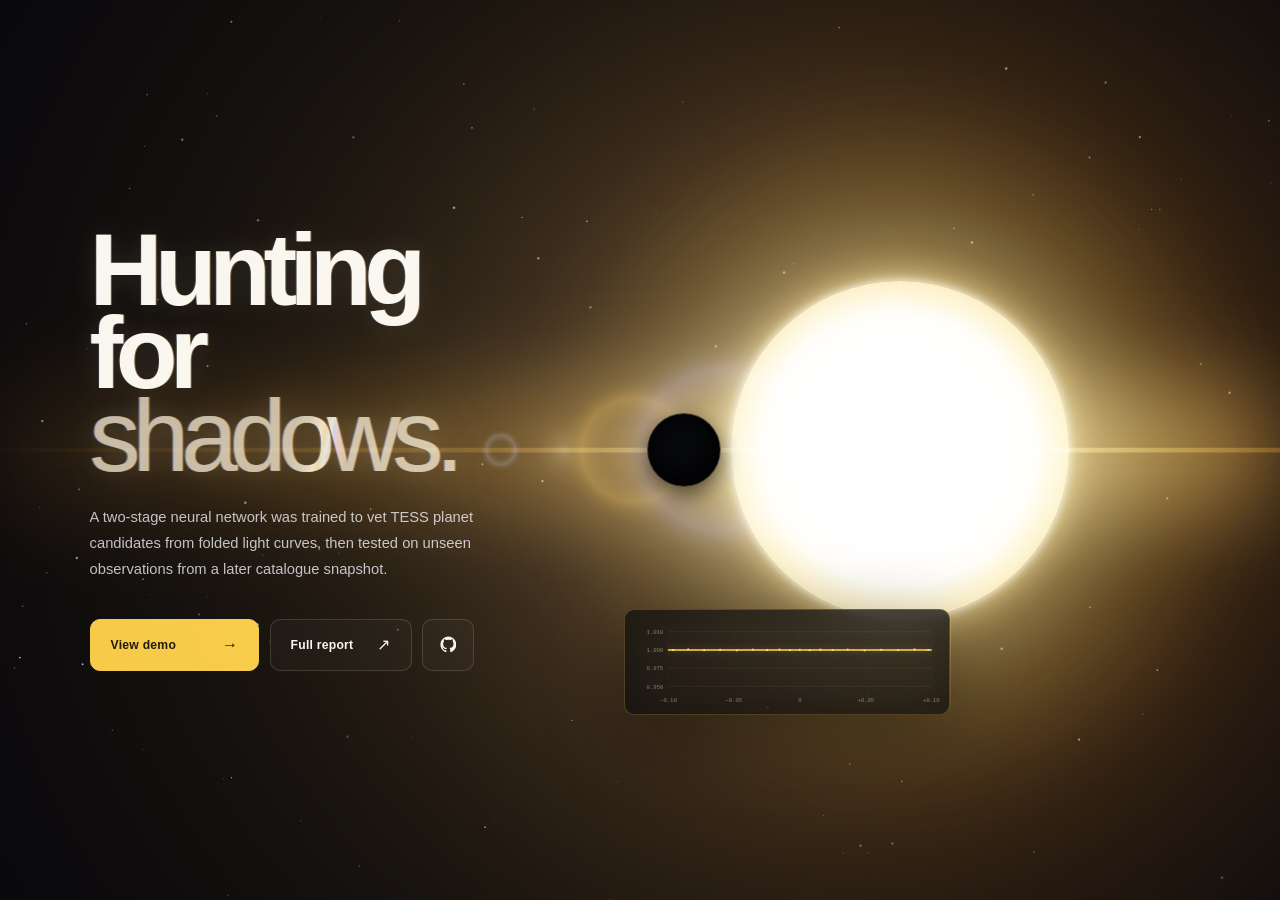
<file: public/index.html>
<!doctype html>
<html lang="en">
  <head>
    <meta charset="UTF-8" />
    <meta name="viewport" content="width=device-width, initial-scale=1.0" />
    <meta name="description" content="Transit Hunter: an interactive TESS candidate-vetting experiment." />
    <meta property="og:type" content="website" />
    <meta property="og:title" content="Transit Hunter | Hunting for shadows" />
    <meta property="og:description" content="An interactive experiment for vetting TESS planet candidates from folded light curves." />
    <meta property="og:image" content="https://raw.githubusercontent.com/aidan-elliot/transit-hunter/main/public/assets/transit-hunter-social.png" />
    <meta property="og:image:secure_url" content="https://raw.githubusercontent.com/aidan-elliot/transit-hunter/main/public/assets/transit-hunter-social.png" />
    <meta property="og:image:type" content="image/png" />
    <meta property="og:image:width" content="2404" />
    <meta property="og:image:height" content="1547" />
    <meta property="og:image:alt" content="Transit Hunter homepage showing a dark planet crossing a bright star." />
    <meta name="twitter:card" content="summary_large_image" />
    <meta name="twitter:title" content="Transit Hunter | Hunting for shadows" />
    <meta name="twitter:description" content="An interactive experiment for vetting TESS planet candidates from folded light curves." />
    <meta name="twitter:image" content="https://raw.githubusercontent.com/aidan-elliot/transit-hunter/main/public/assets/transit-hunter-social.png" />
    <meta name="twitter:image:alt" content="Transit Hunter homepage showing a dark planet crossing a bright star." />
    <meta name="theme-color" content="#07080c" />
    <title>Transit Hunter | TESS candidate vetting</title>
    <link rel="stylesheet" href="./styles.css" />
  </head>
  <body>
    <canvas id="starfield" aria-hidden="true"></canvas>

    <main class="experience">
      <section class="screen home-screen is-active" id="home-screen" aria-labelledby="home-title">
        <canvas class="lens-flare-canvas" id="lens-flare-canvas" aria-hidden="true"></canvas>
        <div class="home-hero">
          <div class="home-copy">
            <h1 id="home-title">Hunting for<br /><span>shadows.</span></h1>
            <p class="home-description">
              A two-stage neural network was trained to vet TESS planet candidates from folded light curves, then tested on unseen observations from a later catalogue snapshot.
            </p>

            <div class="home-actions" aria-label="Project links">
              <button class="action-button primary-action" id="view-demo" type="button">
                <span>View demo</span>
                <span class="button-icon" aria-hidden="true">&#8594;</span>
              </button>
              <a class="action-button" href="./assets/transit-hunter-full-report.pdf" target="_blank" rel="noreferrer">
                <span>Full report</span>
                <span class="button-icon external-icon" aria-hidden="true">&#8599;</span>
              </a>
              <a class="action-button icon-action" href="https://github.com/aidan-elliot/transit-hunter" target="_blank" rel="noreferrer" aria-label="Open the GitHub repository">
                <svg viewBox="0 0 24 24" aria-hidden="true"><path d="M12 .7a11.5 11.5 0 0 0-3.6 22.4c.6.1.8-.3.8-.6v-2.2c-3.4.7-4.1-1.4-4.1-1.4-.5-1.4-1.3-1.8-1.3-1.8-1.1-.7.1-.7.1-.7 1.2.1 1.8 1.2 1.8 1.2 1.1 1.8 2.8 1.3 3.5 1 .1-.8.4-1.3.8-1.6-2.7-.3-5.5-1.3-5.5-6a4.7 4.7 0 0 1 1.2-3.2 4.4 4.4 0 0 1 .1-3.2s1-.3 3.2 1.2a11 11 0 0 1 5.9 0C17.1 4.3 18 4.6 18 4.6a4.4 4.4 0 0 1 .1 3.2 4.7 4.7 0 0 1 1.2 3.2c0 4.7-2.8 5.7-5.5 6 .4.4.8 1.1.8 2.2v3.3c0 .3.2.7.8.6A11.5 11.5 0 0 0 12 .7Z"/></svg>
              </a>
            </div>
          </div>

          <div class="hero-visual" aria-label="Animated illustration of a dark planet crossing a distant star">
            <div class="stellar-light" aria-hidden="true">
              <div class="stellar-corona"></div>
              <div class="star">
                <span class="star-surface"></span>
              </div>
            </div>
            <div class="planet" id="transit-planet" aria-hidden="true"></div>
            <div class="signal-card" aria-label="Relative flux measurement synchronized with the transit">
              <svg class="flux-curve" viewBox="0 0 400 118" role="img" aria-labelledby="flux-title">
                <title id="flux-title">Relative starlight dips as the planet passes in front of the star</title>
                <g class="flux-grid" aria-hidden="true">
                  <path d="M44 18H390 M44 42H390 M44 66H390 M44 90H390" />
                  <path d="M44 18V96 M130 18V96 M217 18V96 M304 18V96 M390 18V96" />
                </g>
                <g class="flux-ticks" aria-hidden="true">
                  <text x="37" y="21" text-anchor="end">1.010</text>
                  <text x="37" y="45" text-anchor="end">1.000</text>
                  <text x="37" y="69" text-anchor="end">0.975</text>
                  <text x="37" y="93" text-anchor="end">0.950</text>
                  <text x="44" y="111" text-anchor="middle">−0.10</text>
                  <text x="130" y="111" text-anchor="middle">−0.05</text>
                  <text x="217" y="111" text-anchor="middle">0</text>
                  <text x="304" y="111" text-anchor="middle">+0.05</text>
                  <text x="390" y="111" text-anchor="middle">+0.10</text>
                </g>
                <path class="flux-baseline" d="M44 42 H390" />
                <path class="flux-line" id="flux-line" d="M44 42 C110 42 148 42 177 42 C195 42 202 42 217 42 C232 42 239 42 257 42 C286 42 324 42 390 42" />
                <g class="flux-points" id="flux-points" aria-hidden="true"></g>
              </svg>
            </div>
          </div>
        </div>

        <section class="project-section" aria-labelledby="project-title">
          <header class="project-intro">
            <h2 id="project-title">A stricter second look at possible planets.</h2>
            <p>The project asks whether shape alone is enough, or whether a second stage of physical diagnostics can reject more convincing false alarms.</p>
          </header>

          <div class="project-story">
            <section class="project-chapter">
              <h3>The question</h3>
              <p>Test whether a diagnostic second stage can reduce accepted false positives on observations from a newer TESS catalogue snapshot.</p>
            </section>
            <section class="project-chapter">
              <h3>The approach</h3>
              <p>A two-view CNN reads global and transit-window light curves. Stage 2 adds period, depth, duration, BLS strength, odd/even differences and secondary-eclipse evidence.</p>
            </section>
          </div>

          <section class="results-section" aria-labelledby="results-title">
            <h3 id="results-title">The result</h3>
            <div class="result-number">
              <strong>17</strong>
              <span>fewer accepted<br />false positives</span>
            </div>
            <p>False-positive rate fell from <strong>0.604 to 0.486</strong>. Recall also fell from <strong>0.851 to 0.716</strong>, so the improvement comes with a real temporal-generalisation trade-off.</p>
          </section>

          <section class="glossary" aria-labelledby="glossary-title">
            <h3 id="glossary-title">Glossary</h3>
            <dl class="glossary-list">
              <div><dt>Transit</dt><dd>A small, temporary dimming when a planet crosses in front of its star.</dd></div>
              <div><dt>Light curve</dt><dd>A record of how a star's measured brightness changes over time.</dd></div>
              <div><dt>False positive</dt><dd>A signal that resembles a planet transit but has another cause.</dd></div>
              <div><dt>TOI</dt><dd>A TESS Object of Interest: a signal selected for closer investigation.</dd></div>
              <div><dt>BLS</dt><dd>Box Least Squares, a search for regularly repeating, transit-shaped dips.</dd></div>
              <div><dt>Recall</dt><dd>The share of catalogue planets the model successfully keeps.</dd></div>
            </dl>
          </section>
        </section>
      </section>

      <section class="screen demo-screen" id="demo-screen" aria-labelledby="demo-title" aria-hidden="true">
        <div class="demo-topline">
          <button class="back-button" id="back-home" type="button"><span aria-hidden="true">&#8592;</span> Overview</button>
          <div class="case-progress">
            <span id="source-status">Loading representative cases</span>
            <span id="case-position">Case 1 of 13</span>
          </div>
        </div>

        <div class="demo-layout">
          <div class="demo-heading">
            <h2 id="demo-title">Is there a planet<br />in this signal?</h2>
            <p id="case-context">Compare the full phase curve with the transit window. Choose a classification before revealing the catalogue outcome.</p>
          </div>

          <div class="case-workspace" id="case-workspace">
            <div class="case-identity">
              <strong id="case-id">TOI -</strong>
            </div>

            <div class="curves" aria-label="Global and local folded light-curve views">
              <figure class="curve-panel">
                <figcaption><span>Global view</span><span>201 phase bins</span></figcaption>
                <div class="curve-frame"><img id="global-curve" src="./assets/error_gallery.png" alt="Global folded light curve for the current candidate" /></div>
              </figure>
              <figure class="curve-panel">
                <figcaption><span>Transit window</span><span>101 phase bins</span></figcaption>
                <div class="curve-frame"><img id="local-curve" src="./assets/error_gallery.png" alt="Local folded light curve around the candidate event" /></div>
              </figure>
            </div>

            <div class="decision-stage" id="human-panel">
              <p>Classify this signal.</p>
              <div class="decision-row" role="group" aria-label="Classify the candidate">
                <button type="button" data-guess="planet">Planet candidate</button>
                <button type="button" data-guess="not-planet">False positive</button>
              </div>
            </div>

            <div class="reveal-stage" id="reveal-stage" hidden aria-live="polite">
              <div class="verdict-grid">
                <section class="verdict visitor-verdict" id="visitor-verdict">
                  <p>Your call</p>
                  <h3 id="visitor-decision">-</h3>
                  <span id="visitor-detail">Locked in</span>
                </section>
                <section class="verdict model-verdict">
                  <p>Model's call</p>
                  <h3 id="model-decision">-</h3>
                  <span id="model-detail">-</span>
                </section>
                <section class="verdict catalogue-verdict" id="catalogue-verdict" hidden>
                  <p>Catalogue outcome</p>
                  <h3 id="catalogue-decision">-</h3>
                  <span id="catalogue-detail">-</span>
                </section>
              </div>
              <div class="reveal-actions">
                <button class="reveal-button" id="reveal-answer" type="button">Reveal answer <span aria-hidden="true">&#8594;</span></button>
                <button class="next-button" id="next-case" type="button" hidden>Review another case <span aria-hidden="true">&#8594;</span></button>
              </div>
            </div>
          </div>
        </div>
      </section>
    </main>

    <script src="./app.js"></script>
  </body>
</html>
</file>
<file: public/styles.css>
:root {
  --space: #07080c;
  --space-soft: #0f1219;
  --panel: rgba(15, 18, 25, 0.82);
  --panel-solid: #121620;
  --white: #f8f6ee;
  --muted: #a4a7b2;
  --line: rgba(238, 226, 187, 0.16);
  --gold: #f7c948;
  --gold-strong: #ffb627;
  --gold-soft: rgba(247, 201, 72, 0.13);
  --starlight: #fff3bd;
  --violet: #8e7dff;
  --green: #5ce1a1;
  --red: #ff7b78;
  --radius-control: 10px;
  --radius-card: 18px;
  --radius-feature: 28px;
  --sans: Inter, "Segoe UI", Helvetica, Arial, sans-serif;
  --mono: "SFMono-Regular", Consolas, "Liberation Mono", monospace;
}

* { box-sizing: border-box; }
[hidden] { display: none !important; }
html, body { height: 100%; overflow: hidden; }
body {
  background: var(--space);
  color: var(--white);
  font-family: var(--sans);
  margin: 0;
}
button, a { color: inherit; font: inherit; }
button { border: 0; }
a { text-decoration: none; }
h1, h2, h3, p, figure { margin: 0; }
:focus-visible { outline: 2px solid var(--gold); outline-offset: 3px; }

#starfield {
  height: 100%;
  inset: 0;
  position: fixed;
  width: 100%;
  z-index: 0;
}
.experience { height: 100svh; isolation: isolate; overflow: hidden; position: relative; z-index: 1; }
.screen {
  height: 100%;
  inset: 0;
  opacity: 0;
  pointer-events: none;
  position: absolute;
  transform: scale(.985) translateY(12px);
  transition: opacity .6s ease, transform .75s cubic-bezier(.2,.75,.2,1), visibility .6s;
  visibility: hidden;
}
.screen.is-active { opacity: 1; pointer-events: auto; transform: none; visibility: visible; }

.home-screen { overflow-x: hidden; overflow-y: auto; overscroll-behavior-y: contain; scrollbar-color: rgba(247,201,72,.45) transparent; scrollbar-width: thin; }
.home-screen::-webkit-scrollbar { width: 8px; }
.home-screen::-webkit-scrollbar-track { background: transparent; }
.home-screen::-webkit-scrollbar-thumb { background: rgba(247,201,72,.4); border-radius: 999px; }
.home-hero {
  align-items: center;
  display: grid;
  gap: clamp(2rem, 7vw, 8rem);
  grid-template-columns: minmax(20rem, .85fr) minmax(25rem, 1.15fr);
  min-height: 100%;
  padding: clamp(2rem, 5.5vw, 6rem) clamp(1.5rem, 7vw, 8rem);
}
.home-copy { position: relative; z-index: 3; }
h1 {
  font-size: clamp(4.25rem, 7.9vw, 8.5rem);
  font-weight: 600;
  letter-spacing: -.075em;
  line-height: .82;
  margin: 0 0 clamp(1.5rem, 3vh, 2.25rem);
  position: relative;
  text-shadow: -1px 0 rgba(138,181,255,.18), 1px 0 rgba(255,202,126,.4), 0 0 24px rgba(255,245,213,.1);
}
h1 span {
  background: linear-gradient(103deg in oklch, #a7a49c 0 55%, #c7c4bb 59%, #fff7db 62%, #ffd69a 63.2%, #f7fbff 64.3%, #b9dcff 65.2%, #d6c4ff 66.2%, #aaa79f 70% 100%);
  background-clip: text;
  color: #b9b6ad;
  filter: drop-shadow(-1px 0 rgba(128,179,255,.3)) drop-shadow(1.5px 0 rgba(255,169,112,.28)) drop-shadow(7px 0 18px rgba(255,226,156,.14));
  font-weight: 300;
  -webkit-background-clip: text;
  -webkit-text-fill-color: transparent;
}
.home-description {
  color: #bcbec6;
  font-size: clamp(.92rem, 1.15vw, 1.08rem);
  line-height: 1.75;
  max-width: 37rem;
}
.home-actions { align-items: stretch; display: flex; gap: .65rem; margin-top: clamp(1.7rem, 4vh, 2.75rem); }
.action-button {
  align-items: center;
  background: rgba(255,255,255,.025);
  border: 1px solid var(--line);
  border-radius: var(--radius-control);
  cursor: pointer;
  display: flex;
  font-size: .76rem;
  font-weight: 700;
  gap: 1.5rem;
  justify-content: space-between;
  letter-spacing: .02em;
  min-height: 3.25rem;
  padding: 0 1.25rem;
  transition: background .25s ease, border-color .25s ease, color .25s ease, transform .25s ease;
}
.action-button:hover, .action-button:focus-visible { border-color: rgba(247,201,72,.7); transform: translateY(-2px); }
.primary-action { background: var(--gold); border-color: var(--gold); color: #171207; min-width: 10.6rem; }
.primary-action:hover, .primary-action:focus-visible { background: var(--starlight); border-color: var(--starlight); }
.button-icon { display: inline-block; font-size: 1rem; font-weight: 400; transition: transform .35s cubic-bezier(.2,.8,.2,1); }
.primary-action:hover .button-icon, .primary-action:focus-visible .button-icon { transform: translateX(5px); }
.action-button:hover .external-icon, .action-button:focus-visible .external-icon { transform: translate(3px,-3px); }
.icon-action { justify-content: center; padding: 0; width: 3.25rem; }
.icon-action svg { fill: currentColor; height: 1.05rem; transition: transform .35s cubic-bezier(.2,.8,.2,1); width: 1.05rem; }
.icon-action:hover svg, .icon-action:focus-visible svg { transform: rotate(-9deg) scale(1.12); }

.hero-visual { aspect-ratio: 1 / 1; justify-self: center; max-height: min(78vh, 760px); position: relative; width: min(44vw, 760px); }
.stellar-light { inset: 20%; position: absolute; z-index: 1; }
.stellar-corona {
  background: radial-gradient(circle, rgba(255,255,249,.42) 0 24%, rgba(255,239,174,.28) 37%, rgba(255,187,60,.14) 53%, rgba(218,91,12,.055) 68%, transparent 80%);
  border-radius: 50%;
  filter: blur(30px);
  inset: -52%;
  position: absolute;
}
.star {
  background:
    radial-gradient(circle at 42% 38%, rgba(255,255,255,.76) 0 8%, transparent 42%),
    radial-gradient(circle at 50% 50%, #fff 0 43%, #fffef6 57%, #fff7d0 68%, #ffda78 81%, #f2a12a 91%, #d66c0e 97%, #963503 100%);
  border-radius: 50%;
  box-shadow:
    0 0 10px rgba(255,255,250,.96),
    0 0 34px rgba(255,236,166,.82),
    0 0 82px rgba(255,177,50,.42),
    0 0 150px rgba(205,77,7,.18);
  inset: 0;
  overflow: hidden;
  position: absolute;
}
.star::before {
  background: radial-gradient(circle at 39% 35%, rgba(255,255,255,.46) 0 18%, rgba(255,255,255,.12) 35%, transparent 59%);
  border-radius: 50%;
  content: "";
  inset: 0;
  position: absolute;
}
.star::after {
  background: radial-gradient(circle, transparent 0 58%, rgba(255,218,119,.05) 70%, rgba(211,96,10,.18) 88%, rgba(82,23,0,.44) 100%);
  border-radius: 50%;
  content: "";
  inset: 0;
  position: absolute;
}
.star-surface { border-radius: 50%; box-shadow: inset 0 0 22px rgba(255,255,255,.34), inset 0 0 44px rgba(203,82,6,.14); inset: 0; position: absolute; }
.lens-flare-canvas {
  height: 100vh;
  left: 0;
  mix-blend-mode: screen;
  pointer-events: none;
  position: absolute;
  top: 0;
  width: 100%;
  z-index: 4;
}
.planet {
  background: radial-gradient(circle at 47% 43%, #07080b 0 24%, #020204 66%, #000 100%);
  border-radius: 50%;
  box-shadow: 0 8px 22px rgba(0,0,0,.58);
  height: 13%;
  left: 9%;
  position: absolute;
  top: 50%;
  transform: translate(-50%, -50%);
  will-change: left;
  width: 13%;
  z-index: 6;
}
.signal-card {
  backdrop-filter: blur(18px);
  background: rgba(8, 10, 15, .76);
  border: 1px solid rgba(247, 201, 72, .24);
  border-radius: var(--radius-control);
  bottom: 3%;
  box-shadow: 0 24px 80px rgba(0,0,0,.42), inset 0 0 28px rgba(247,201,72,.025);
  left: 1%;
  overflow: hidden;
  padding: .5rem .65rem .35rem;
  position: absolute;
  width: 58%;
  z-index: 7;
}
.flux-curve { display: block; overflow: visible; width: 100%; }
.flux-grid { fill: none; stroke: rgba(238,226,187,.1); stroke-width: .75; }
.flux-grid path:last-child { stroke-dasharray: 2 4; }
.flux-ticks { fill: rgba(238,226,187,.5); font-family: var(--mono); font-size: 7.5px; letter-spacing: -.02em; }
.flux-baseline { fill: none; opacity: .18; stroke: var(--white); stroke-dasharray: 3 4; stroke-width: .85; }
.flux-line { fill: none; filter: drop-shadow(0 0 5px rgba(247,201,72,.34)); stroke: #ffd34f; stroke-linecap: round; stroke-width: 2; }
.flux-points circle { fill: #fff4bf; opacity: .72; }

.project-section {
  background: #090b10;
  border-top: 1px solid var(--line);
  padding: clamp(5rem, 10vw, 9rem) clamp(1.5rem, 7vw, 8rem) clamp(5rem, 9vw, 8rem);
}
.project-section > * { margin-inline: auto; max-width: 76rem; }
.project-intro { display: grid; gap: clamp(2rem,6vw,7rem); grid-template-columns: minmax(20rem,1.4fr) minmax(18rem,.6fr); padding-bottom: clamp(4rem,8vw,7rem); }
.project-intro h2 {
  font-size: clamp(3rem, 6.4vw, 6.7rem);
  font-weight: 550;
  letter-spacing: -.06em;
  line-height: .9;
  max-width: 11ch;
}
.project-intro > p { align-self: end; color: var(--muted); font-size: clamp(.9rem,1.1vw,1.02rem); line-height: 1.75; max-width: 30rem; }
.project-story { border-top: 1px solid var(--line); display: grid; gap: clamp(3rem,8vw,10rem); grid-template-columns: repeat(2,minmax(0,1fr)); padding: clamp(2.5rem,5vw,4.5rem) 0 clamp(4rem,8vw,7rem); }
.project-chapter h3,
.results-section h3,
.glossary > h3 { font-size: clamp(1.3rem,2vw,1.8rem); font-weight: 580; letter-spacing: -.035em; margin-bottom: 1.35rem; }
.project-chapter p,
.results-section > p { color: var(--muted); font-size: .9rem; line-height: 1.75; max-width: 34rem; }
.results-section { border-top: 1px solid var(--line); display: grid; gap: clamp(2rem,6vw,7rem); grid-template-columns: .55fr 1fr; padding: clamp(3rem,7vw,6rem) 0; }
.results-section h3 { grid-column: 1 / -1; margin-bottom: 0; }
.results-section > p { align-self: end; }
.results-section > p strong { color: var(--white); font-weight: 650; }
.result-number { align-items: flex-end; display: flex; gap: clamp(1rem,2.5vw,2rem); }
.result-number strong { color: var(--gold); font-size: clamp(7rem,15vw,13rem); font-weight: 280; letter-spacing: -.1em; line-height: .65; }
.result-number span { color: var(--white); font-size: .72rem; font-weight: 720; letter-spacing: .055em; line-height: 1.35; padding-bottom: .25rem; text-transform: uppercase; }
.glossary {
  border-top: 1px solid var(--line);
  display: grid;
  gap: clamp(2rem,4vw,5rem);
  grid-template-columns: minmax(12rem,.34fr) minmax(25rem,1fr);
  padding-top: clamp(3rem,6vw,5rem);
}
.glossary > h3 { margin-bottom: 0; }
.glossary-list { display: grid; gap: 0; grid-template-columns: repeat(2, minmax(0,1fr)); margin: 0; }
.glossary-list div { border-top: 1px solid var(--line); padding: 1.2rem 1rem 1.2rem 0; }
.glossary-list div:nth-child(even) { padding-left: 1rem; }
.glossary-list dt { color: var(--white); font-size: .79rem; font-weight: 750; margin-bottom: .4rem; }
.glossary-list dd { color: var(--muted); font-size: .72rem; line-height: 1.55; margin: 0; }

.demo-screen { padding: clamp(1.25rem, 3vw, 2.5rem) clamp(1.25rem, 4.5vw, 5rem); }
.demo-topline { align-items: center; display: flex; height: 2.25rem; justify-content: space-between; }
.back-button {
  align-items: center;
  background: transparent;
  color: var(--muted);
  cursor: pointer;
  display: flex;
  font-size: .7rem;
  font-weight: 700;
  gap: .55rem;
  letter-spacing: .01em;
  padding: .5rem 0;
  transition: color .2s ease, transform .2s ease;
}
.back-button:hover, .back-button:focus-visible { color: var(--gold); transform: translateX(-3px); }
.case-progress { align-items: center; color: var(--muted); display: flex; font-size: .64rem; font-weight: 600; gap: 1rem; }
.case-progress span:last-child { border-left: 1px solid var(--line); padding-left: 1rem; }
.demo-layout {
  align-items: center;
  display: grid;
  gap: clamp(3rem, 6vw, 7rem);
  grid-template-columns: minmax(15rem, .42fr) minmax(35rem, 1.58fr);
  height: calc(100% - 4.5rem);
}
.demo-heading h2 { font-size: clamp(2.7rem, 4.7vw, 5.4rem); font-weight: 600; letter-spacing: -.065em; line-height: .9; margin: 0 0 1.5rem; }
.demo-heading > p:last-child { color: var(--muted); font-size: .84rem; line-height: 1.7; max-width: 25rem; }
.case-workspace {
  max-height: calc(100svh - 7rem);
  position: relative;
  transition: opacity .24s ease, transform .3s ease;
}
.case-workspace.is-changing { opacity: .12; transform: translateY(5px); }
.case-identity { border-bottom: 1px solid var(--line); padding-bottom: 1rem; }
.case-identity strong { color: var(--gold); font-size: clamp(1.35rem, 1.8vw, 1.8rem); font-weight: 580; letter-spacing: -.035em; }
.curves { display: grid; gap: clamp(1.25rem,2vw,2rem); grid-template-columns: repeat(2, minmax(0, 1fr)); margin-top: 1.25rem; }
.curve-panel figcaption { display: flex; font-size: .67rem; font-weight: 700; justify-content: space-between; margin-bottom: .55rem; }
.curve-panel figcaption span:last-child { color: var(--muted); font-size: .59rem; font-weight: 500; }
.curve-frame { aspect-ratio: 2.75 / 1; background: #f7f9fc; border: 1px solid rgba(255,255,255,.1); border-radius: 4px; overflow: hidden; position: relative; }
.curve-frame img { display: block; height: 100%; object-fit: fill; position: absolute; width: 100%; }
.decision-stage { align-items: center; border-top: 1px solid var(--line); display: flex; gap: 1rem; justify-content: space-between; margin-top: 1.5rem; padding-top: 1.2rem; }
.decision-stage > p { color: var(--white); font-size: .8rem; font-weight: 650; }
.decision-row { display: flex; gap: .5rem; }
.decision-row button {
  align-items: center;
  background: rgba(255,255,255,.025);
  border: 1px solid var(--line);
  border-radius: var(--radius-control);
  color: #cbd4e5;
  cursor: pointer;
  display: flex;
  font-size: .68rem;
  font-weight: 700;
  gap: .55rem;
  min-height: 2.55rem;
  padding: 0 1rem;
  transition: background .2s ease, border-color .2s ease, color .2s ease, transform .2s ease;
}
.decision-row button:hover, .decision-row button:focus-visible { border-color: var(--gold); color: var(--white); transform: translateY(-1px); }
.decision-row button.selected { background: var(--gold-soft); border-color: var(--gold); color: var(--white); }
.decision-row button:disabled { cursor: default; transform: none; }
.reveal-stage { border-top: 1px solid var(--line); margin-top: 1.5rem; padding-top: 1.35rem; }
.reveal-stage.is-entering { animation: reveal-in .48s cubic-bezier(.2,.75,.2,1) both; }
.verdict-grid { display: grid; grid-template-columns: repeat(2, minmax(0, 1fr)); }
.verdict-grid.has-catalogue { grid-template-columns: repeat(3, minmax(0, 1fr)); }
.verdict { min-width: 0; padding: .15rem clamp(1rem,2.2vw,2rem); }
.verdict:first-child { padding-left: 0; }
.verdict + .verdict { border-left: 1px solid var(--line); }
.verdict p { color: var(--muted); font-size: .61rem; font-weight: 650; margin-bottom: .45rem; }
.verdict h3 { font-size: clamp(1rem, 1.35vw, 1.3rem); font-weight: 600; letter-spacing: -.03em; margin-bottom: .25rem; overflow: hidden; text-overflow: ellipsis; white-space: nowrap; }
.verdict > span { color: var(--muted); display: block; font-size: .59rem; line-height: 1.4; overflow: hidden; text-overflow: ellipsis; white-space: nowrap; }
.visitor-verdict.correct-guess h3 { color: var(--green); }
.visitor-verdict.incorrect-guess h3 { color: var(--red); }
.catalogue-verdict { animation: reveal-in .42s ease both; }
.catalogue-verdict h3 { color: var(--gold); }
.reveal-actions { display: flex; justify-content: flex-end; margin-top: 1.25rem; }
.reveal-button, .next-button {
  align-items: center;
  background: var(--gold);
  border-radius: var(--radius-control);
  color: #171207;
  cursor: pointer;
  display: flex;
  font-size: .62rem;
  font-weight: 800;
  gap: 1.1rem;
  min-height: 2.4rem;
  padding: 0 1rem;
  transition: background .2s ease, transform .2s ease;
}
.reveal-button:hover, .reveal-button:focus-visible, .next-button:hover, .next-button:focus-visible { background: var(--starlight); transform: translateY(-1px); }
.reveal-button span, .next-button span { display: inline-block; transition: transform .3s cubic-bezier(.2,.8,.2,1); }
.reveal-button:hover span, .reveal-button:focus-visible span, .next-button:hover span, .next-button:focus-visible span { transform: translateX(4px); }
.next-button { background: var(--gold); }

@keyframes reveal-in { from { opacity: 0; transform: translateY(8px); } to { opacity: 1; transform: none; } }

@media (max-width: 900px) {
  .home-hero { gap: 1rem; grid-template-columns: 1fr 1fr; padding: 2rem; }
  .hero-visual { width: 48vw; }
  .project-intro { gap: 3rem; grid-template-columns: 1.2fr .8fr; }
  .results-section { grid-template-columns: .7fr 1fr; }
  .demo-layout { gap: 1.5rem; grid-template-columns: minmax(13rem,.45fr) minmax(27rem,1.55fr); }
  .decision-stage { align-items: flex-start; flex-direction: column; }
}

@media (max-width: 700px) {
  html, body { overflow: hidden; }
  .home-hero {
    align-content: start;
    display: grid;
    gap: 0;
    grid-template-areas:
      "title"
      "visual"
      "description"
      "actions";
    grid-template-columns: minmax(0, 1fr);
    min-height: 100svh;
    padding: max(2rem, env(safe-area-inset-top)) 1.25rem max(2rem, env(safe-area-inset-bottom));
  }
  .home-copy { display: contents; }
  h1 {
    font-size: clamp(3.75rem, 17.5vw, 5.2rem);
    grid-area: title;
    line-height: .8;
    margin: 0;
    max-width: 5.2ch;
    position: relative;
    z-index: 5;
  }
  .hero-visual {
    grid-area: visual;
    justify-self: center;
    margin: -1.45rem 0 -1.1rem;
    max-height: none;
    opacity: 1;
    position: relative;
    right: auto;
    width: min(105vw, 27rem);
    z-index: 3;
  }
  .stellar-light { inset: 16%; }
  .planet { height: 12%; width: 12%; }
  .lens-flare-canvas { opacity: .86; }
  .signal-card {
    bottom: 5%;
    left: max(3%, calc((100% - 100vw) / 2 + 1rem));
    max-width: calc(100vw - 2rem);
    padding: .55rem .7rem .4rem;
    width: 64%;
  }
  .home-description {
    grid-area: description;
    line-height: 1.58;
    max-width: 34rem;
    position: relative;
    z-index: 5;
  }
  .home-actions {
    display: grid;
    gap: .6rem;
    grid-area: actions;
    grid-template-columns: minmax(0, 1fr) 3.25rem;
    margin-top: 1.5rem;
    max-width: 34rem;
    position: relative;
    z-index: 5;
  }
  .primary-action { grid-column: 1 / -1; }
  .home-actions .action-button { min-height: 3.45rem; }
  .home-actions .icon-action { width: 3.25rem; }
  .project-section { padding: 4.5rem 1.4rem; }
  .project-intro { display: block; }
  .project-intro h2 { font-size: clamp(2.65rem, 13vw, 4.6rem); margin-bottom: 1.5rem; }
  .project-story { display: block; }
  .project-chapter + .project-chapter { margin-top: 2.75rem; }
  .results-section { display: block; }
  .results-section h3 { margin-bottom: 2.75rem; }
  .result-number { margin-bottom: 2.75rem; }
  .glossary { display: block; }
  .glossary > h3 { margin-bottom: 2rem; }
  .glossary-list { grid-template-columns: 1fr; }
  .glossary-list div:nth-child(even) { padding-left: 0; }
  .demo-screen {
    overflow-y: auto;
    overscroll-behavior-y: contain;
    padding: 0 1rem max(1rem, env(safe-area-inset-bottom));
    scrollbar-width: none;
  }
  .demo-screen::-webkit-scrollbar { display: none; }
  .demo-topline {
    backdrop-filter: blur(16px);
    background: linear-gradient(180deg, rgba(7,8,12,.98) 0 74%, rgba(7,8,12,0));
    height: 3.55rem;
    margin-inline: -1rem;
    padding: 0 1rem .4rem;
    position: sticky;
    top: 0;
    z-index: 20;
  }
  .case-progress #source-status { display: none; }
  .case-progress span:last-child { border-left: 0; padding-left: 0; }
  .demo-layout { display: block; height: auto; padding: .55rem 0 0; }
  .demo-heading { margin-bottom: 1.15rem; }
  .demo-heading h2 { font-size: clamp(2.25rem, 11.5vw, 3.2rem); line-height: .92; margin: .55rem 0 .8rem; max-width: 9ch; }
  .demo-heading > p:last-child { font-size: .71rem; line-height: 1.55; max-width: 31rem; }
  .case-workspace { max-height: none; scroll-margin-top: 3.85rem; }
  .case-identity { padding-bottom: .65rem; scroll-margin-top: 3.85rem; }
  .case-identity strong { font-size: 1.25rem; }
  .curves { gap: .75rem; grid-template-columns: 1fr; margin-top: .75rem; }
  .curve-panel figcaption { margin-bottom: .35rem; }
  .curve-frame { aspect-ratio: 3.15 / 1; }
  .decision-stage,
  .reveal-stage {
    backdrop-filter: blur(18px);
    background: rgba(10, 12, 17, .94);
    border-top: 1px solid rgba(247,201,72,.3);
    bottom: 0;
    box-shadow: 0 -18px 42px rgba(0,0,0,.48);
    margin: 1rem -1rem 0;
    padding: .9rem 1rem max(.9rem, env(safe-area-inset-bottom));
    position: sticky;
    z-index: 15;
  }
  .decision-stage { align-items: stretch; gap: .7rem; }
  .decision-stage > p { font-size: .72rem; }
  .decision-row { width: 100%; }
  .decision-row button { flex: 1; justify-content: center; min-height: 3rem; padding-inline: .65rem; }
  .verdict-grid { grid-template-columns: repeat(2, minmax(0, 1fr)); }
  .verdict-grid.has-catalogue { grid-template-columns: repeat(3, minmax(0, 1fr)); }
  .verdict { padding: 0 .65rem; }
  .verdict:first-child { padding-left: 0; }
  .verdict + .verdict { border-left: 1px solid var(--line); border-top: 0; }
  .verdict:last-child { padding-right: 0; }
  .verdict p { font-size: .54rem; margin-bottom: .3rem; }
  .verdict h3 { font-size: clamp(.78rem, 3.5vw, 1rem); line-height: 1.05; margin-bottom: .28rem; overflow: visible; text-overflow: clip; white-space: normal; }
  .verdict > span { font-size: .52rem; line-height: 1.3; overflow: visible; text-overflow: clip; white-space: normal; }
  .catalogue-verdict { grid-column: auto; }
  .reveal-actions { margin-top: .8rem; }
  .reveal-button,
  .next-button { justify-content: space-between; min-height: 3rem; width: 100%; }
}

@media (max-width: 370px) {
  .home-hero { padding-inline: 1rem; }
  .hero-visual { margin-top: -1rem; width: 108vw; }
  .signal-card {
    left: calc((100% - 100vw) / 2 + .85rem);
    max-width: calc(100vw - 1.7rem);
  }
  .home-description { font-size: .86rem; }
  .demo-screen { padding-inline: .8rem; }
  .demo-topline,
  .decision-stage,
  .reveal-stage { margin-inline: -.8rem; padding-inline: .8rem; }
  .demo-heading h2 { font-size: 2.25rem; }
  .verdict { padding-inline: .45rem; }
}

@media (max-height: 690px) and (min-width: 701px) {
  .home-hero { padding-bottom: 2rem; padding-top: 2rem; }
  h1 { font-size: clamp(3.8rem, 7vw, 6.2rem); margin: 1.2rem 0; }
  .home-description { line-height: 1.55; }
  .home-actions { margin-top: 1.2rem; }
  .hero-visual { max-height: 70vh; }
  .demo-heading h2 { font-size: clamp(2.6rem, 4.2vw, 4.3rem); }
  .curve-frame { aspect-ratio: 3.2 / 1; }
}

@media (prefers-reduced-motion: reduce) {
  *, *::before, *::after { animation-duration: .01ms !important; animation-iteration-count: 1 !important; scroll-behavior: auto !important; transition-duration: .01ms !important; }
}
</file>
